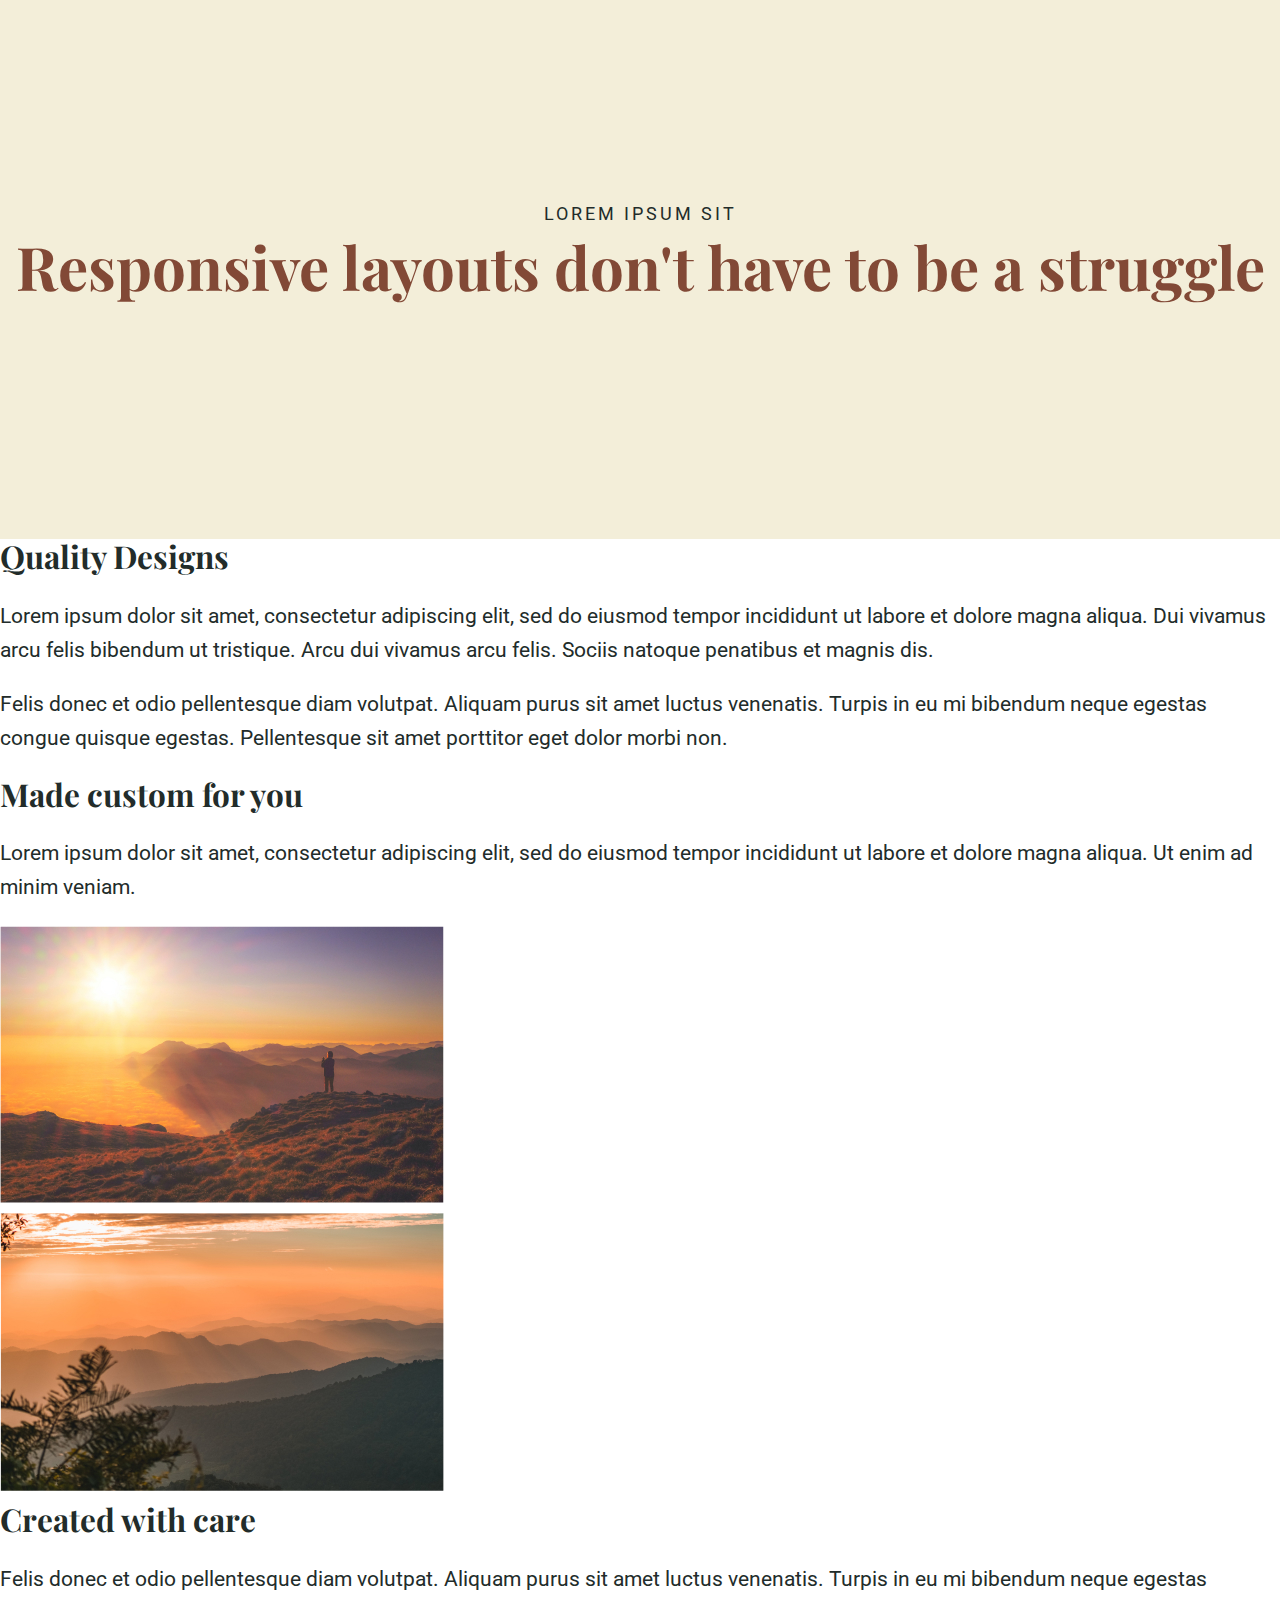
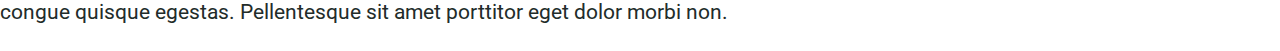
<file: 1challenge8/index.html>
<!DOCTYPE html>
<html lang="en">

<head>
    <meta charset="UTF-8">
    <meta name="viewport" content="width=device-width, initial-scale=1.0">
    <link href="https://fonts.googleapis.com/css2?family=Playfair+Display:wght@900&family=Roboto&display=swap"
        rel="stylesheet">
    <link rel="stylesheet" href="./style.css">
    <title>Conquering Responsive Layouts</title>
</head>

<body>
    <section class="intro">
        <div class="container">
            <p class="intro__text">lorem ipsum sit</p>
            <h1 class="intro__title">Responsive layouts don't have to be a struggle
            </h1>
        </div>
    </section>

    <section class="section-two">
        <div class="container">
            <h2 class="section-title section-title--dark">Quality Designs</h2>
            <div class="row">
                <div class="col">
                    <p>Lorem ipsum dolor sit amet, consectetur adipiscing elit, sed do eiusmod tempor incididunt ut
                        labore et dolore magna aliqua. Dui vivamus arcu felis bibendum ut tristique. Arcu dui vivamus
                        arcu felis. Sociis natoque penatibus et magnis dis. </p>
                </div>
                <div class="col">
                    <p>Felis donec et odio pellentesque diam volutpat. Aliquam purus sit amet luctus venenatis. Turpis
                        in eu mi bibendum neque egestas congue quisque egestas. Pellentesque sit amet porttitor eget
                        dolor morbi non.</p>
                </div>
            </div>
        </div>
    </section>

    <section class="section-three">
        <div class="container row">
            <div class="col">
                <h2 class="section-title">Made custom for you</h2>
                <p>Lorem ipsum dolor sit amet, consectetur adipiscing elit, sed do eiusmod tempor incididunt ut labore
                    et dolore magna aliqua. Ut enim ad minim veniam.</p>
            </div>
            <div class="col">
                <img src="img/image-01.jpg" alt="a sunset over a mountain range">
            </div>
        </div>
    </section>

    <section class="section-four">
        <div class="container row">
            <div class="col">
                <img src="img/image-02.jpg" alt="a sunset over a mountain range with tree branches in the foreground">
            </div>
            <div class="col">
                <h2 class="section-title">Created with care</h2>
                <p>Felis donec et odio pellentesque diam volutpat. Aliquam purus sit amet luctus venenatis. Turpis in eu
                    mi bibendum neque egestas congue quisque egestas. Pellentesque sit amet porttitor eget dolor morbi
                    non.</p>
            </div>
        </div>
    </section>
</body>

</html>
</file>
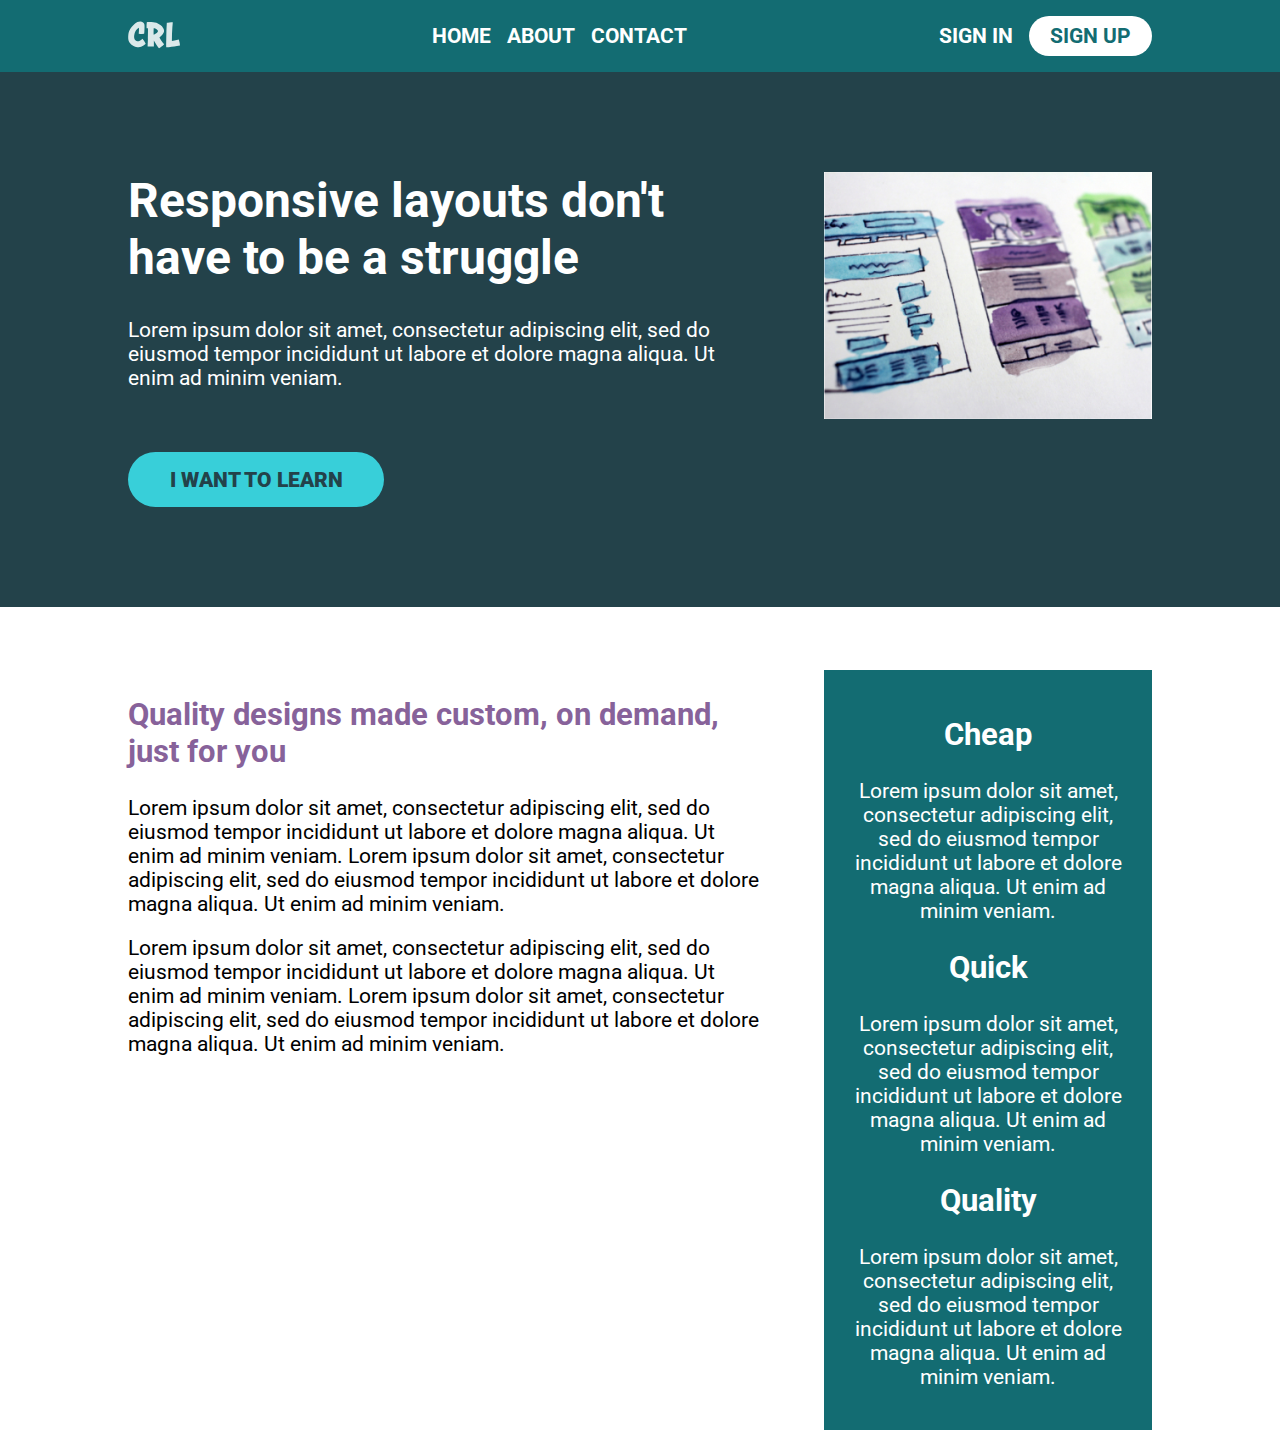
<file: 2challenge9/index.html>
<!DOCTYPE html>
<html lang="en">

<head>
    <meta charset="UTF-8">
    <meta name="viewport" content="width=device-width, initial-scale=1.0">
    <title>Conquering Responsive Layouts</title>
    <link href="https://fonts.googleapis.com/css2?family=Roboto:wght@400;900&display=swap" rel="stylesheet">
    <link rel="stylesheet" href="style.css">
</head>

<body>
    <header>
        <div class="container row">
            <button class="nav-toggle" aria-label="open navigation">
                <span class="hamburger"></span>
            </button>
            <a class="logo" href="#">
                <img src="img/logo.svg" alt="conquering responsive layouts">
            </a>
            <nav class="nav">
                <ul class="nav__list nav__list--primary">
                    <li class="nav__item"><a href="#" class="nav__link">Home</a></li>
                    <li class="nav__item"><a href="#" class="nav__link">About</a></li>
                    <li class="nav__item"><a href="#" class="nav__link">Contact</a></li>
                </ul>
                <ul class="nav__list nav__list--secondary">
                    <li class="nav__item"><a href="#" class="nav__link">Sign In</a></li>
                    <li class="nav__item"><a href="#" class="nav__link nav__link--button">Sign up</a></li>
                </ul>
            </nav>
        </div>
    </header>

    <section class="hero">
        <div class="container row">
            <div class="hero__text">
                <h1>Responsive layouts don't have to be a struggle</h1>
                <p>Lorem ipsum dolor sit amet, consectetur adipiscing elit, sed do eiusmod tempor incididunt ut labore
                    et dolore magna aliqua. Ut enim ad minim veniam.</p>
                <a href="#" class="btn">I want to learn</a>
            </div>
            <img src="img/hero-img.jpg" alt="UX design sketches" class="hero__img">
        </div>
    </section>

    <main class="main container row">
        <section class="primary-content">
            <h2 class="section-title">Quality designs made custom, on demand, just for you</h2>
            <p>Lorem ipsum dolor sit amet, consectetur adipiscing elit, sed do eiusmod tempor incididunt ut labore et
                dolore magna aliqua. Ut enim ad minim veniam. Lorem ipsum dolor sit amet, consectetur adipiscing elit,
                sed do eiusmod tempor incididunt ut labore et dolore magna aliqua. Ut enim ad minim veniam.</p>
            <p>Lorem ipsum dolor sit amet, consectetur adipiscing elit, sed do eiusmod tempor incididunt ut labore et
                dolore magna aliqua. Ut enim ad minim veniam. Lorem ipsum dolor sit amet, consectetur adipiscing elit,
                sed do eiusmod tempor incididunt ut labore et dolore magna aliqua. Ut enim ad minim veniam.</p>
        </section>
        <aside class="sidebar">
            <h2 class="sidebar-title">Cheap</h2>
            <p>Lorem ipsum dolor sit amet, consectetur adipiscing elit, sed do eiusmod tempor incididunt ut labore et
                dolore magna aliqua. Ut enim ad minim veniam.</p>

            <h2 class="sidebar-title">Quick</h2>
            <p>Lorem ipsum dolor sit amet, consectetur adipiscing elit, sed do eiusmod tempor incididunt ut labore et
                dolore magna aliqua. Ut enim ad minim veniam.</p>

            <h2 class="sidebar-title">Quality</h2>
            <p>Lorem ipsum dolor sit amet, consectetur adipiscing elit, sed do eiusmod tempor incididunt ut labore et
                dolore magna aliqua. Ut enim ad minim veniam.</p>
        </aside>
    </main>

    <script src="main.js"></script>

</body>

</html>
</file>
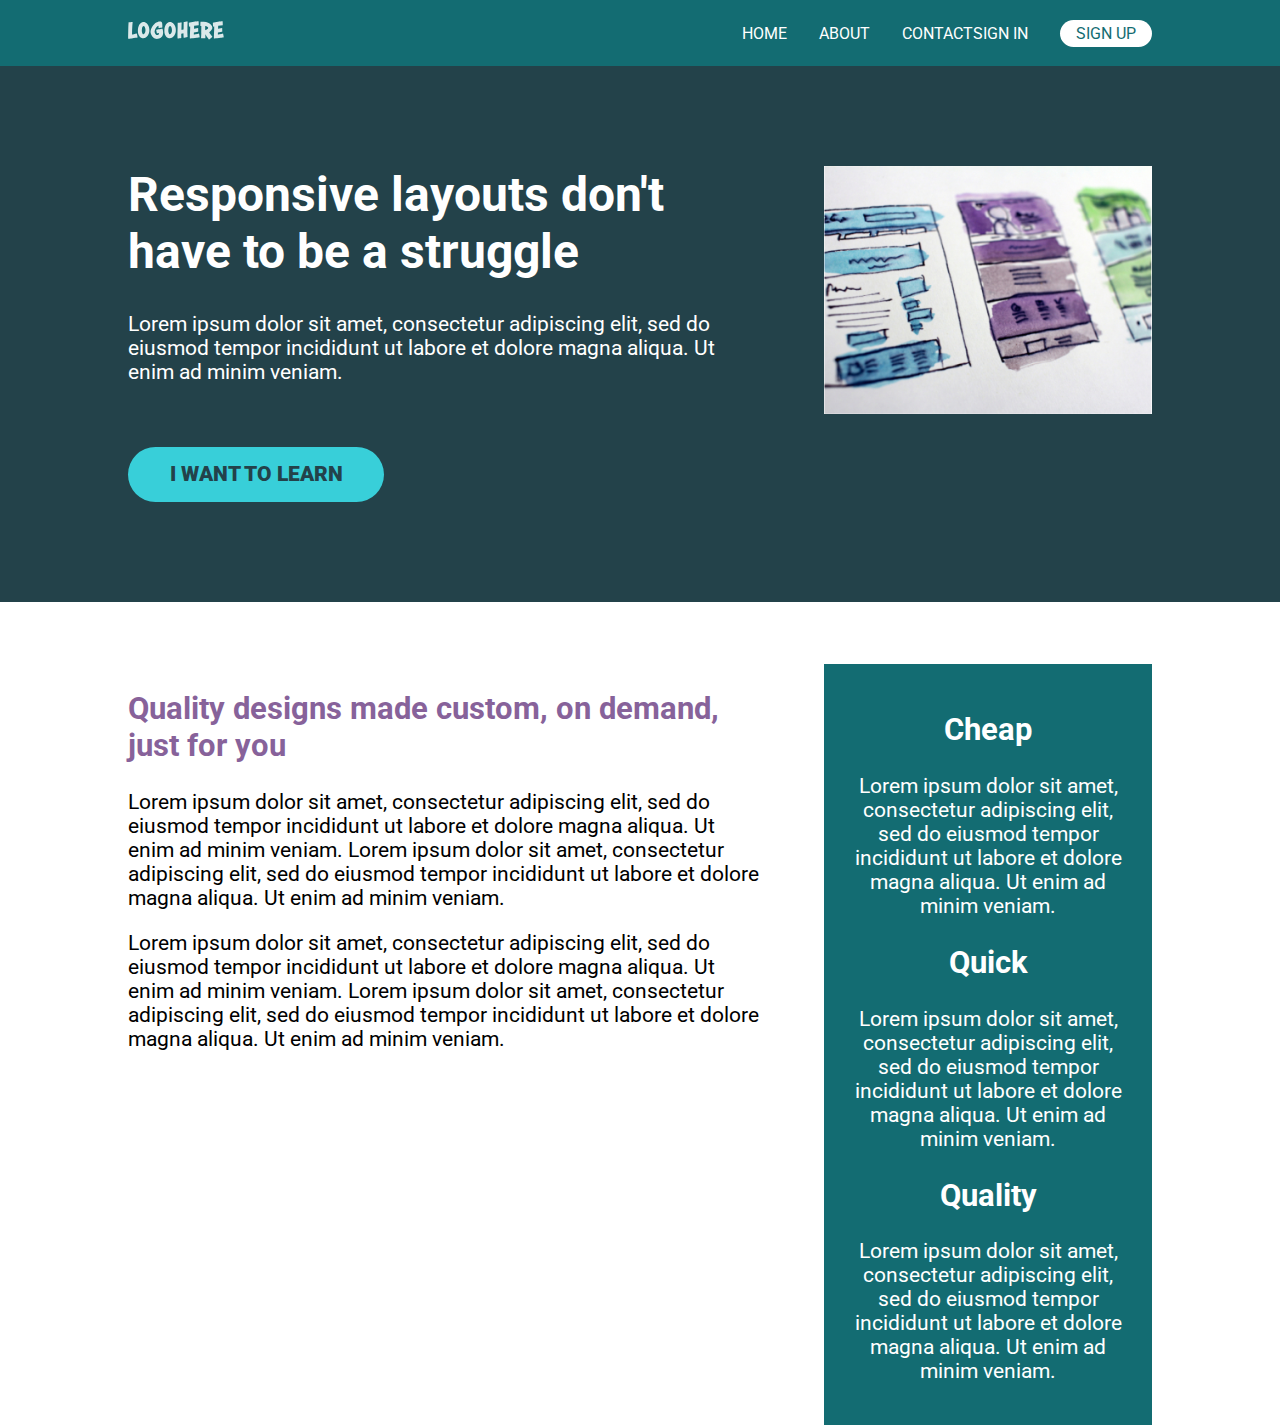
<file: breakpoints.html>
<!DOCTYPE html>
<html lang="en">

<head>
    <meta charset="UTF-8">
    <meta name="viewport" content="width=device-width, initial-scale=1.0">
    <title>Breakpoints in HTML</title>
    <link href="https://fonts.googleapis.com/css2?family=Roboto:wght@400;900&display=swap" rel="stylesheet">
    <link rel="stylesheet" href="./css folder/breakpoints.css">
</head>

<body>
    <header>
        <div class="container row">
            <a href="#">
                <img src="./css folder/img/logo.svg" alt="logo">
            </a>
            <nav class="nav">
                <ul class="nav__list nav__list--first">
                    <li class="nav__item"><a href="#" class="nav__link">Home</a></li>
                    <li class="nav__item"><a href="#" class="nav__link">About</a></li>
                    <li class="nav__item"><a href="#" class="nav__link">Contact</a></li>
                </ul>
                <ul class="nav__list nav__list--second">
                    <li class="nav__item"><a href="#" class="nav__link">Sign In</a></li>
                    <li class="nav__item"><a href="#" class="nav__link nav__link--button">Sign up</a></li>
                </ul>
            </nav>
        </div>
    </header>

    <section class="hero">
        <div class="container row">
            <div class="hero__text">
                <h1>Responsive layouts don't have to be a struggle</h1>
                <p>Lorem ipsum dolor sit amet, consectetur adipiscing elit, sed do eiusmod tempor incididunt ut labore
                    et dolore magna aliqua. Ut enim ad minim veniam.</p>
                <a href="#" class="btn">I want to learn</a>
            </div>
            <img src="./css folder/img/hero-img.jpg" alt="UX design sketches" class="hero__img">
        </div>
    </section>

    <main class="main container row">
        <section class="primary-content">
            <h2 class="section-title">Quality designs made custom, on demand, just for you</h2>
            <p>Lorem ipsum dolor sit amet, consectetur adipiscing elit, sed do eiusmod tempor incididunt ut labore et
                dolore magna aliqua. Ut enim ad minim veniam. Lorem ipsum dolor sit amet, consectetur adipiscing elit,
                sed do eiusmod tempor incididunt ut labore et dolore magna aliqua. Ut enim ad minim veniam.</p>
            <p>Lorem ipsum dolor sit amet, consectetur adipiscing elit, sed do eiusmod tempor incididunt ut labore et
                dolore magna aliqua. Ut enim ad minim veniam. Lorem ipsum dolor sit amet, consectetur adipiscing elit,
                sed do eiusmod tempor incididunt ut labore et dolore magna aliqua. Ut enim ad minim veniam.</p>
        </section>
        <aside class="sidebar">
            <h2 class="sidebar-title">Cheap</h2>
            <p>Lorem ipsum dolor sit amet, consectetur adipiscing elit, sed do eiusmod tempor incididunt ut labore et
                dolore magna aliqua. Ut enim ad minim veniam.</p>

            <h2 class="sidebar-title">Quick</h2>
            <p>Lorem ipsum dolor sit amet, consectetur adipiscing elit, sed do eiusmod tempor incididunt ut labore et
                dolore magna aliqua. Ut enim ad minim veniam.</p>

            <h2 class="sidebar-title">Quality</h2>
            <p>Lorem ipsum dolor sit amet, consectetur adipiscing elit, sed do eiusmod tempor incididunt ut labore et
                dolore magna aliqua. Ut enim ad minim veniam.</p>
        </aside>
    </main>



</body>

</html>
</file>
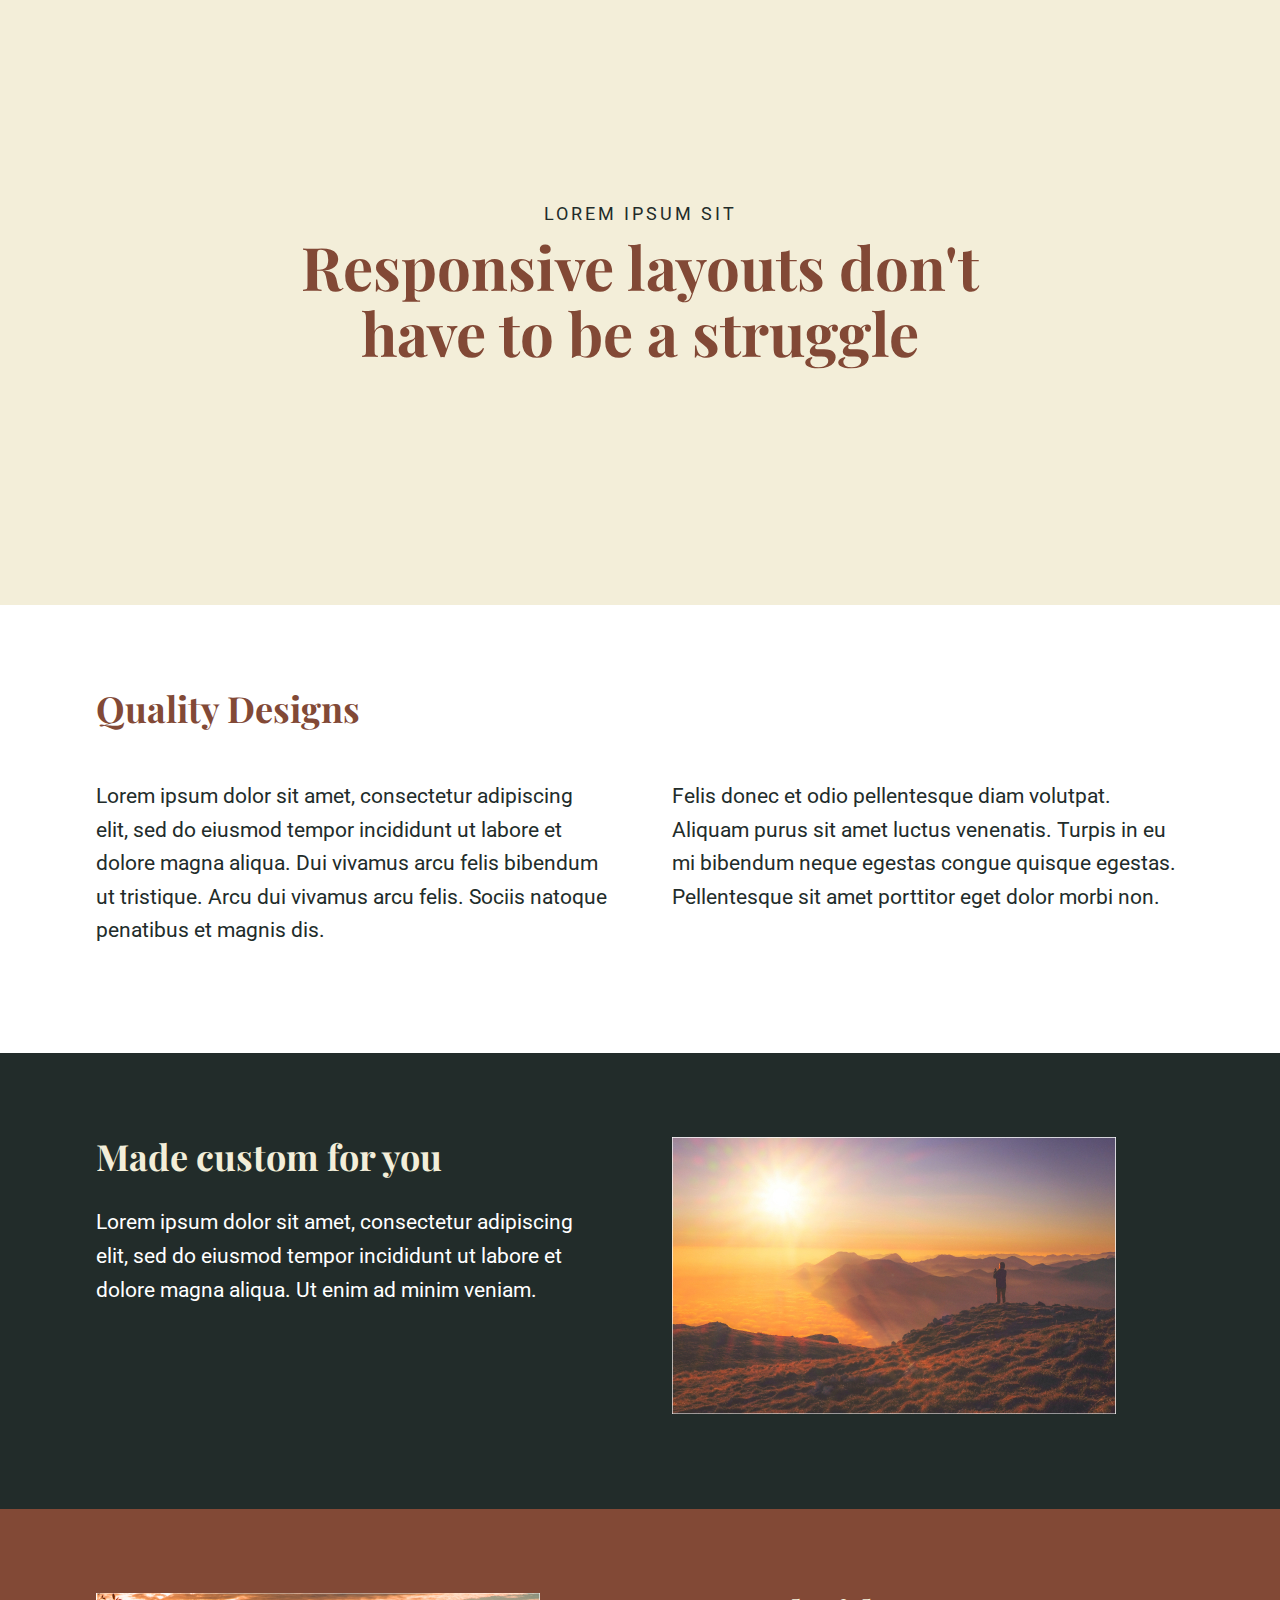
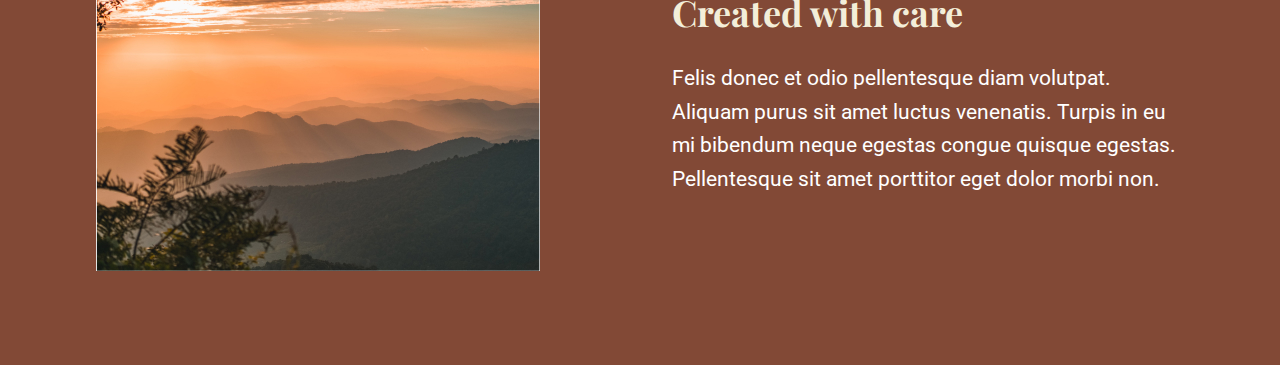
<file: 1challenge8/mediaLarge.html>
<!DOCTYPE html>
<html lang="en">

<head>
    <meta charset="UTF-8">
    <meta name="viewport" content="width=device-width, initial-scale=1.0">
    <link href="https://fonts.googleapis.com/css2?family=Playfair+Display:wght@900&family=Roboto&display=swap"
        rel="stylesheet">
    <link rel="stylesheet" href="./mediaLarge.css">
    <title>Conquering Responsive Layouts</title>
</head>

<body>
    <section class="intro">
        <div class="container">
            <p class="intro__text">lorem ipsum sit</p>
            <h1 class="intro__title">Responsive layouts don't <br> have to be a struggle
            </h1>
        </div>
    </section>

    <section class="section-two">
        <div class="container">
            <h2 class="section-title section-title--dark">Quality Designs</h2>
            <div class="row">
                <div class="col">
                    <p>Lorem ipsum dolor sit amet, consectetur adipiscing elit, sed do eiusmod tempor incididunt ut
                        labore et dolore magna aliqua. Dui vivamus arcu felis bibendum ut tristique. Arcu dui vivamus
                        arcu felis. Sociis natoque penatibus et magnis dis. </p>
                </div>
                <div class="col">
                    <p>Felis donec et odio pellentesque diam volutpat. Aliquam purus sit amet luctus venenatis. Turpis
                        in eu mi bibendum neque egestas congue quisque egestas. Pellentesque sit amet porttitor eget
                        dolor morbi non.</p>
                </div>
            </div>
        </div>
    </section>

    <section class="section-three">
        <div class="container row">
            <div class="col">
                <h2 class="section-title">Made custom for you</h2>
                <p>Lorem ipsum dolor sit amet, consectetur adipiscing elit, sed do eiusmod tempor incididunt ut labore
                    et dolore magna aliqua. Ut enim ad minim veniam.</p>
            </div>
            <div class="col">
                <img src="img/image-01.jpg" alt="a sunset over a mountain range">
            </div>
        </div>
    </section>

    <section class="section-four">
        <div class="container row">
            <div class="col">
                <img src="img/image-02.jpg" alt="a sunset over a mountain range with tree branches in the foreground">
            </div>
            <div class="col">
                <h2 class="section-title">Created with care</h2>
                <p>Felis donec et odio pellentesque diam volutpat. Aliquam purus sit amet luctus venenatis. Turpis in eu
                    mi bibendum neque egestas congue quisque egestas. Pellentesque sit amet porttitor eget dolor morbi
                    non.</p>
            </div>
        </div>
    </section>
</body>

</html>
</file>
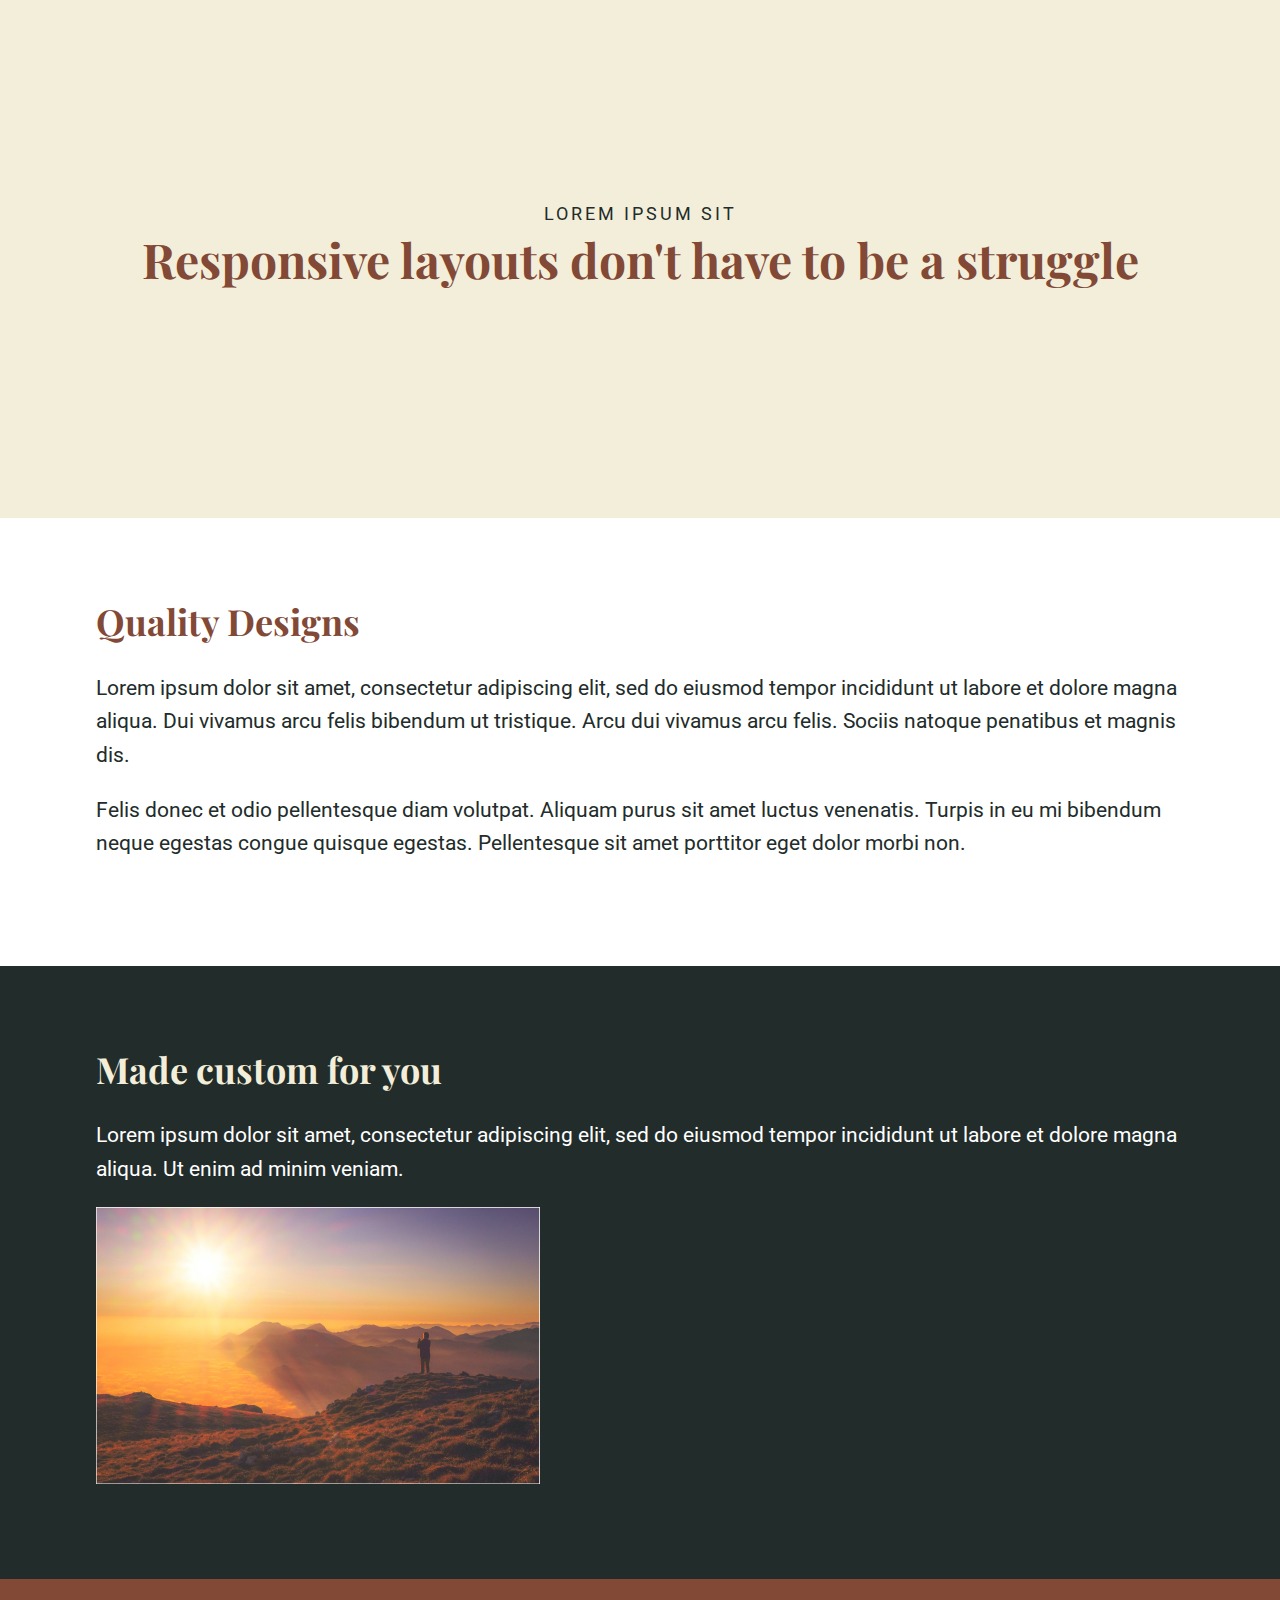
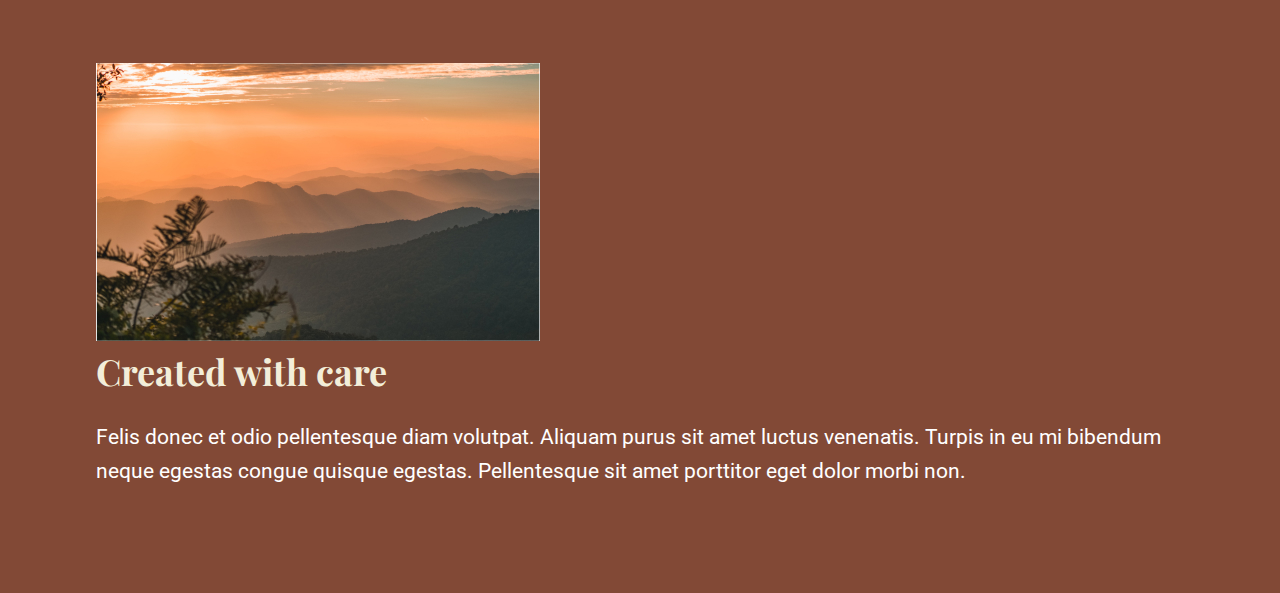
<file: 1challenge8/mobileFirst.html>
<!DOCTYPE html>
<html lang="en">

<head>
    <meta charset="UTF-8">
    <meta name="viewport" content="width=device-width, initial-scale=1.0">
    <link href="https://fonts.googleapis.com/css2?family=Playfair+Display:wght@900&family=Roboto&display=swap"
        rel="stylesheet">
    <link rel="stylesheet" href="./mobileFirst.css">
    <title>Conquering Responsive Layouts</title>
</head>

<body>
    <section class="intro">
        <div class="container">
            <p class="intro__text">lorem ipsum sit</p>
            <h1 class="intro__title">Responsive layouts don't have to be a struggle
            </h1>
        </div>
    </section>

    <section class="section-two">
        <div class="container">
            <h2 class="section-title section-title--dark">Quality Designs</h2>
            <div class="row">
                <div class="col">
                    <p>Lorem ipsum dolor sit amet, consectetur adipiscing elit, sed do eiusmod tempor incididunt ut
                        labore et dolore magna aliqua. Dui vivamus arcu felis bibendum ut tristique. Arcu dui vivamus
                        arcu felis. Sociis natoque penatibus et magnis dis. </p>
                </div>
                <div class="col">
                    <p>Felis donec et odio pellentesque diam volutpat. Aliquam purus sit amet luctus venenatis. Turpis
                        in eu mi bibendum neque egestas congue quisque egestas. Pellentesque sit amet porttitor eget
                        dolor morbi non.</p>
                </div>
            </div>
        </div>
    </section>

    <section class="section-three">
        <div class="container row">
            <div class="col">
                <h2 class="section-title">Made custom for you</h2>
                <p>Lorem ipsum dolor sit amet, consectetur adipiscing elit, sed do eiusmod tempor incididunt ut labore
                    et dolore magna aliqua. Ut enim ad minim veniam.</p>
            </div>
            <div class="col">
                <img src="img/image-01.jpg" alt="a sunset over a mountain range">
            </div>
        </div>
    </section>

    <section class="section-four">
        <div class="container row">
            <div class="col">
                <img src="img/image-02.jpg" alt="a sunset over a mountain range with tree branches in the foreground">
            </div>
            <div class="col">
                <h2 class="section-title">Created with care</h2>
                <p>Felis donec et odio pellentesque diam volutpat. Aliquam purus sit amet luctus venenatis. Turpis in eu
                    mi bibendum neque egestas congue quisque egestas. Pellentesque sit amet porttitor eget dolor morbi
                    non.</p>
            </div>
        </div>
    </section>
</body>

</html>
</file>
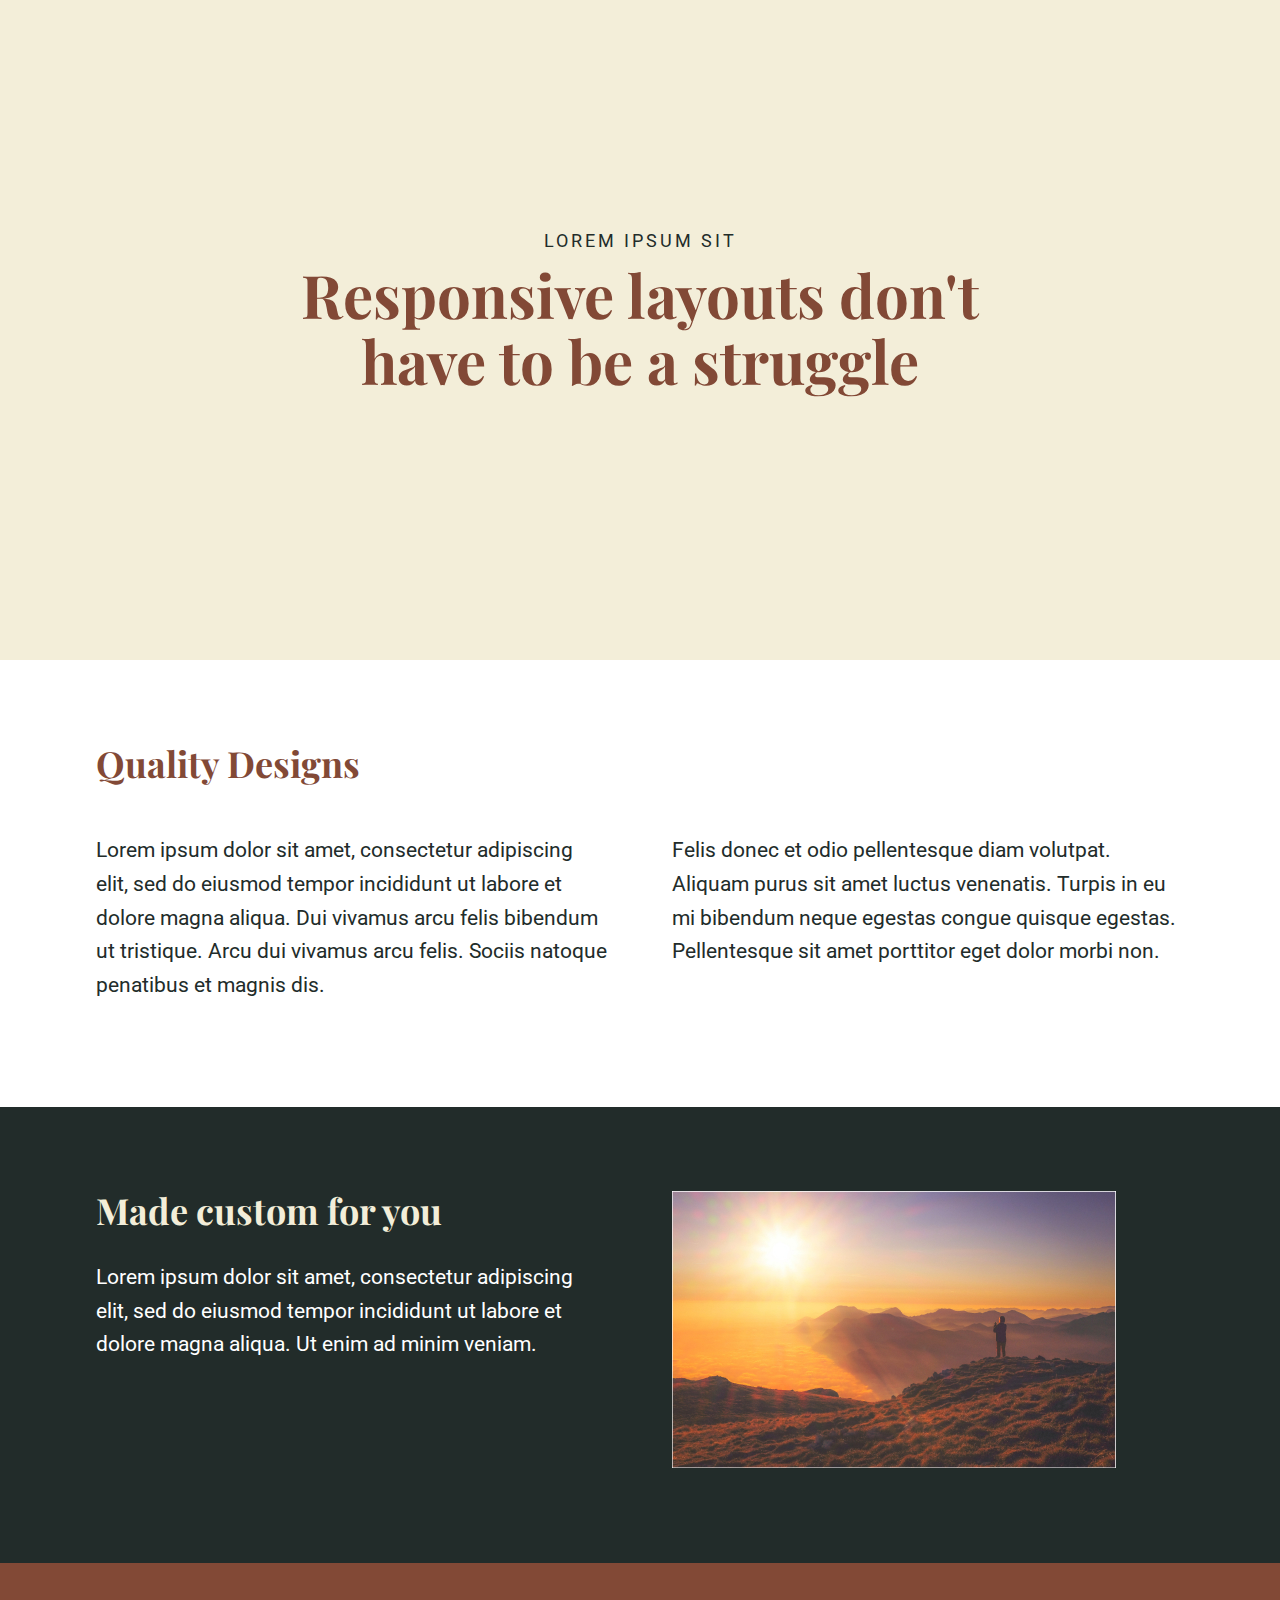
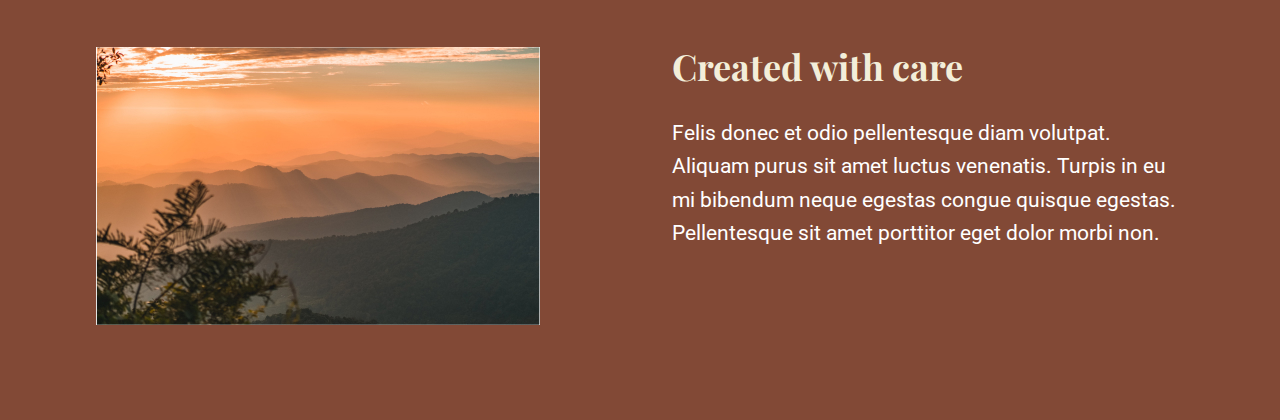
<file: 1challenge8/topPart.html>
<!DOCTYPE html>
<html lang="en">

<head>
    <meta charset="UTF-8">
    <meta name="viewport" content="width=device-width, initial-scale=1.0">
    <link href="https://fonts.googleapis.com/css2?family=Playfair+Display:wght@900&family=Roboto&display=swap"
        rel="stylesheet">
    <link rel="stylesheet" href="./topPart.css">
    <title>Conquering Responsive Layouts</title>
</head>

<body>
    <section class="intro">
        <div class="container">
            <p class="intro__text">lorem ipsum sit</p>
            <h1 class="intro__title">Responsive layouts don't <br> have to be a struggle
            </h1>
        </div>
    </section>

    <section class="section-two">
        <div class="container">
            <h2 class="section-title section-title--dark">Quality Designs</h2>
            <div class="row">
                <div class="col">
                    <p>Lorem ipsum dolor sit amet, consectetur adipiscing elit, sed do eiusmod tempor incididunt ut
                        labore et dolore magna aliqua. Dui vivamus arcu felis bibendum ut tristique. Arcu dui vivamus
                        arcu felis. Sociis natoque penatibus et magnis dis. </p>
                </div>
                <div class="col">
                    <p>Felis donec et odio pellentesque diam volutpat. Aliquam purus sit amet luctus venenatis. Turpis
                        in eu mi bibendum neque egestas congue quisque egestas. Pellentesque sit amet porttitor eget
                        dolor morbi non.</p>
                </div>
            </div>
        </div>
    </section>

    <section class="section-three">
        <div class="container row">
            <div class="col">
                <h2 class="section-title">Made custom for you</h2>
                <p>Lorem ipsum dolor sit amet, consectetur adipiscing elit, sed do eiusmod tempor incididunt ut labore
                    et dolore magna aliqua. Ut enim ad minim veniam.</p>
            </div>
            <div class="col">
                <img src="img/image-01.jpg" alt="a sunset over a mountain range">
            </div>
        </div>
    </section>

    <section class="section-four">
        <div class="container row">
            <div class="col">
                <img src="img/image-02.jpg" alt="a sunset over a mountain range with tree branches in the foreground">
            </div>
            <div class="col">
                <h2 class="section-title">Created with care</h2>
                <p>Felis donec et odio pellentesque diam volutpat. Aliquam purus sit amet luctus venenatis. Turpis in eu
                    mi bibendum neque egestas congue quisque egestas. Pellentesque sit amet porttitor eget dolor morbi
                    non.</p>
            </div>
        </div>
    </section>
</body>

</html>
</file>
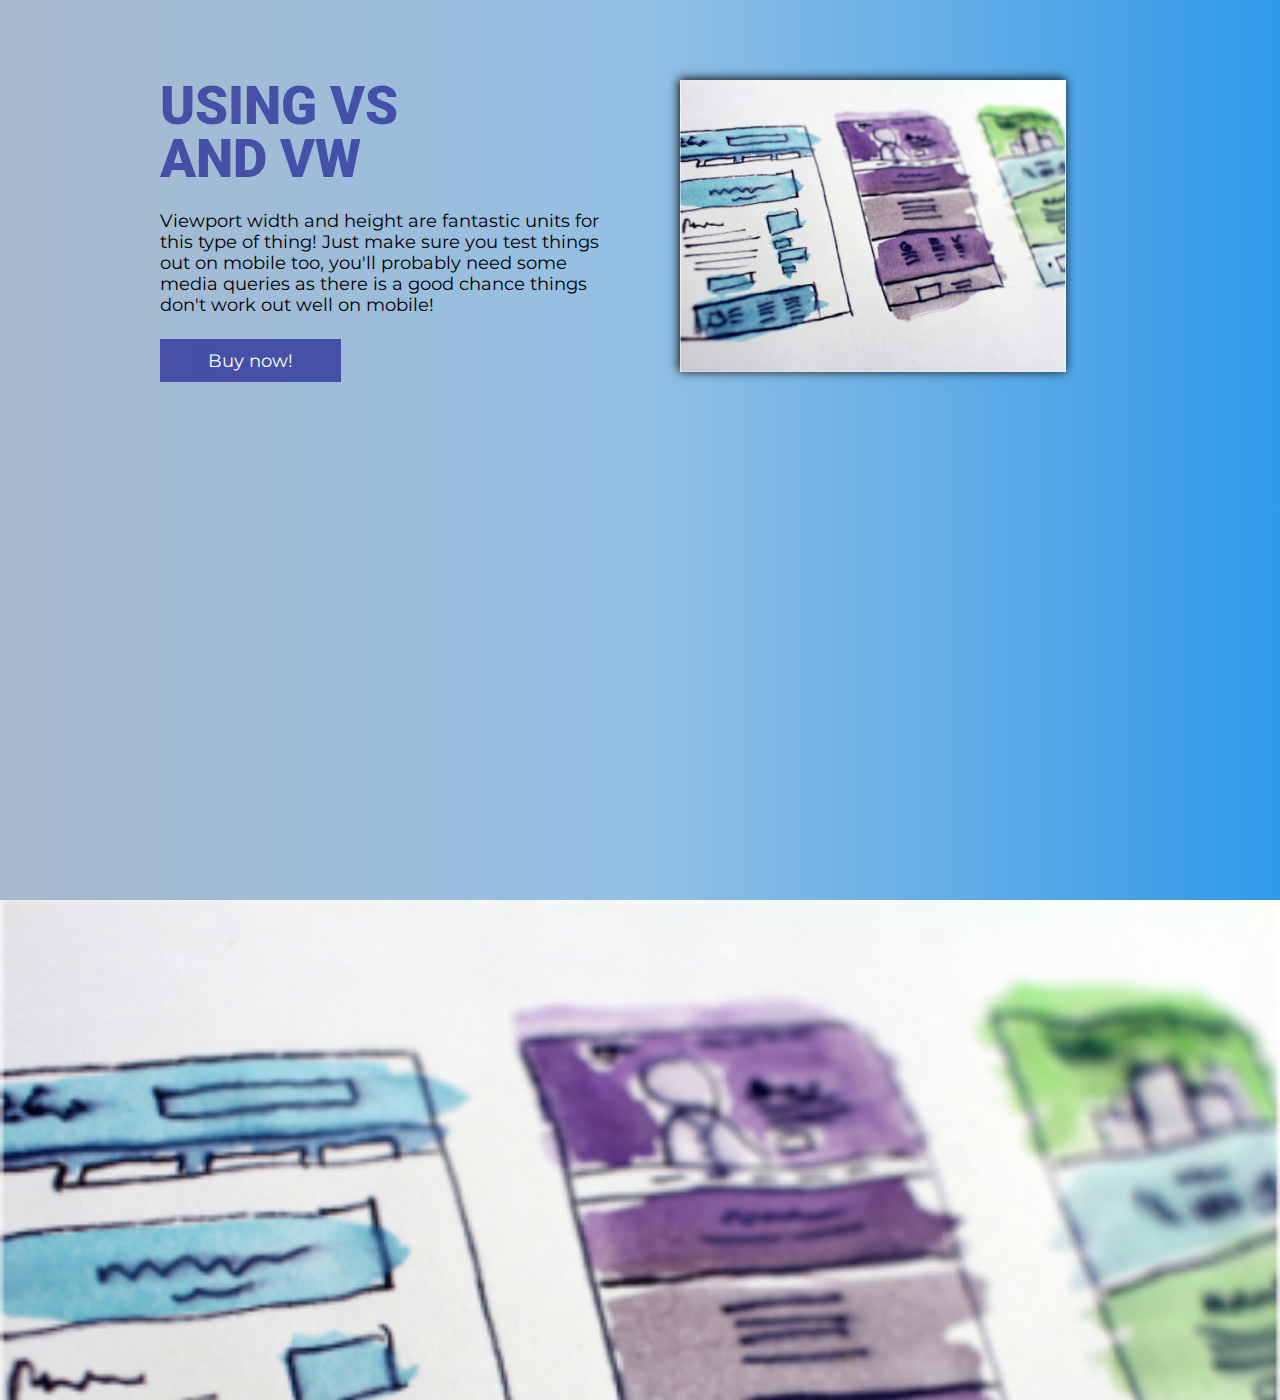
<file: mobile first challenge/mobile.html>
<!DOCTYPE html>
<html lang="en">

<head>
    <meta charset="UTF-8">
    <meta http-equiv="X-UA-Compatible" content="IE=edge">
    <meta name="viewport" content="width=device-width, initial-scale=1.0">
    <link href="https://fonts.googleapis.com/css2?family=Montserrat&family=Roboto:wght@900&display=swap"
        rel="stylesheet">
    <link rel="stylesheet" href="./mobile.css">
    <title>Using VH and VW</title>
</head>

<body>
    <section class="section-first">
        <div class="row">
            <div class="col">
                <h1 class="intro-title">Using vs <br> and vw</h1>
                <div class="intro-para">
                    <p>Viewport width and height are fantastic units for this type of thing! Just make sure you test
                        things
                        out on mobile too, you'll probably need some media queries as there is a good chance things
                        don't
                        work out well on mobile!</p>
                </div>
                <a href="#">Buy now!</a>
            </div>
            <div class="col">
                <div class="intro-img">
                    <img src="/css folder/img/hero-img.jpg" alt="">
                </div>
            </div>
        </div>
    </section>

    <section class="section-two">
        <div class="intro_second-img"></div>
    </section>
</body>

</html>
</file>
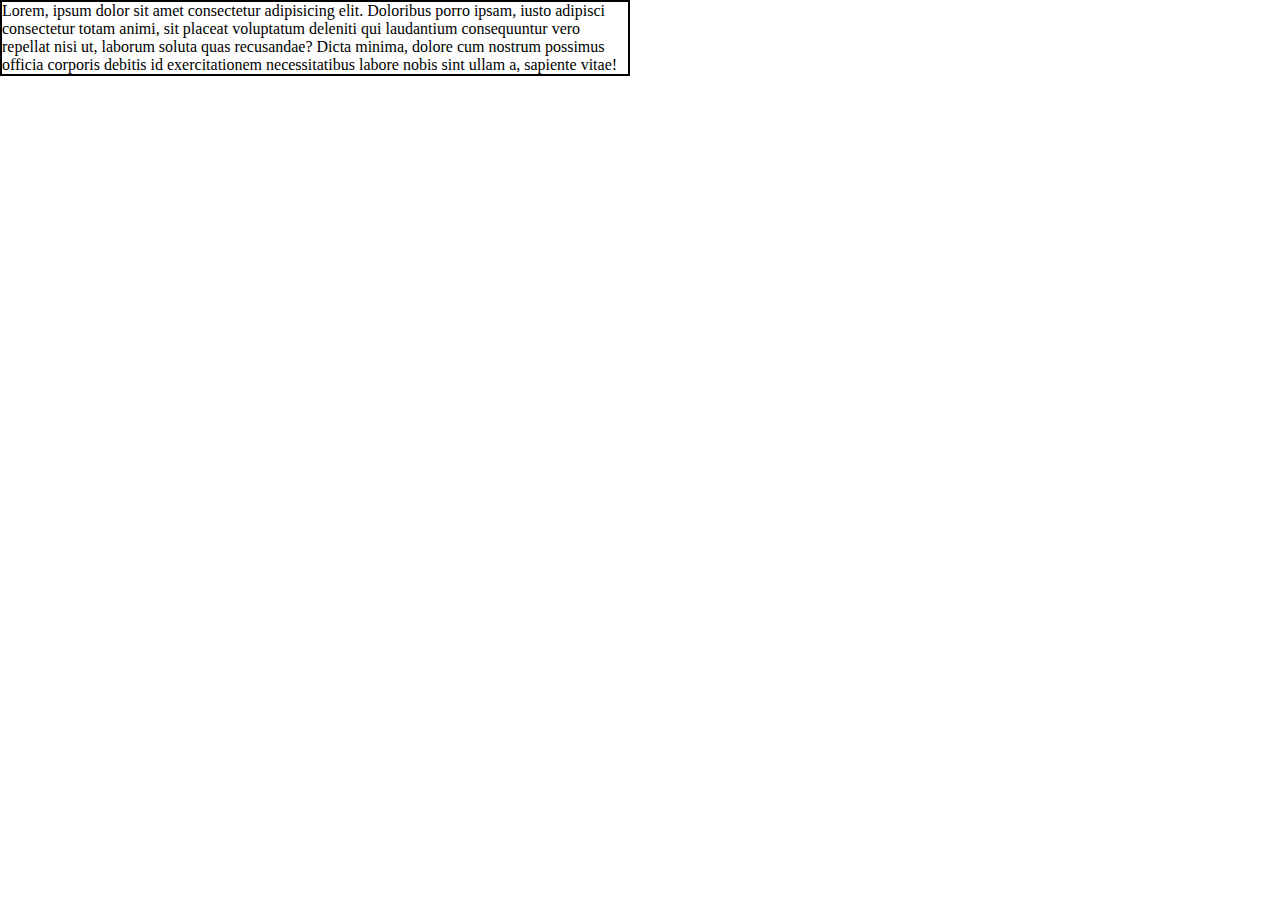
<file: mobile first challenge/vmin and vmax.html>
<!DOCTYPE html>
<html lang="en">

<head>
    <meta charset="UTF-8">
    <meta http-equiv="X-UA-Compatible" content="IE=edge">
    <meta name="viewport" content="width=device-width, initial-scale=1.0">
    <title>Vmin and Vmax Let's make it happen</title>
    <link rel="stylesheet" href="./vmin and vmax.css">
</head>

<body>

    <div class="box">
        <p>Lorem, ipsum dolor sit amet consectetur adipisicing elit. Doloribus porro ipsam, iusto adipisci consectetur
            totam
            animi, sit placeat voluptatum deleniti qui laudantium consequuntur vero repellat nisi ut, laborum soluta
            quas
            recusandae? Dicta minima, dolore cum nostrum possimus officia corporis debitis id exercitationem
            necessitatibus
            labore nobis sint ullam a, sapiente vitae!</p>
    </div>

</body>

</html>
</file>
<file: 1challenge8/style.css>
*,
*::before,
*::after {
  box-sizing: border-box;
}

/* 
  font-family: "Playfair Display", serif;
  font-family: "Roboto", sans-serif;

*/

/*? START With some generic css first  */

body {
  margin: 0;
  font-family: "Roboto", sans-serif;
  font-size: 1.3125rem;
  line-height: 1.6;
  color: #222c2a;
}

img {
  max-width: 100%;
}

/* ? Then go on with typography */

h1,
h2 {
  font-family: "Playfair Display", serif;
  margin-top: 0;
  line-height: 1.1;
}

/*? A little dive into deeper layer  */

.intro {
  background: #f3eed9;
  padding: 200px 0;
  text-align: center;
  color: #824936;
}

.intro__text {
  text-transform: uppercase;
  font-size: 1.125rem;
  letter-spacing: 3px;
  color: #222c2a;
  margin: 0 0 0.25em;
}

.intro__title {
  font-size: 60px;
}
</file>
<file: 2challenge9/style.css>
/* Challenge

   Make the navigation layout work
   on both mobile and large screens.

   Mobile-first, so mobile styles first,
   then add the large screen styles
   inside the existing media query

*/

*,
*::before,
*::after {
  box-sizing: border-box;
}

body {
  margin: 0;
  font-family: "Roboto", sans-serif;
  font-size: 1.3rem;
}

img {
  max-width: 100%;
}

h1 {
  font-size: 3rem;
  margin-top: 0;
}

.section-title {
  color: #87629a;
}

.btn {
  display: inline-block;
  text-decoration: none;
  text-transform: uppercase;
  color: #23424a;
  font-weight: 900;
  background-color: #38cfd9;
  padding: 0.75em 2em;
  border-radius: 100px;
}

.btn:hover,
.btn:focus {
  opacity: 0.75;
}

.container {
  width: 80%;
  max-width: 1100px;
  margin: 0 auto;
  /* added for nav-toggle positioning */
  position: relative;
}

header {
  background: #136c72;
  padding: 1em 0;
  text-align: center;
}

.nav {
  width: 100%;
}

.nav-toggle {
  cursor: pointer;
  border: 0;
  width: 3em;
  height: 3em;
  padding: 0em;
  border-radius: 50%;
  background: #072a2d;
  color: white;
  transition: opacity 250ms ease;

  position: absolute;
  left: 0;
}

.nav-toggle:focus,
.nav-toggle:hover {
  opacity: 0.75;
}

.hamburger {
  width: 50%;
  position: relative;
}

.hamburger,
.hamburger::before,
.hamburger::after {
  display: block;
  margin: 0 auto;
  height: 3px;
  background: white;
}

.hamburger::before,
.hamburger::after {
  content: "";
  width: 100%;
}

.hamburger::before {
  transform: translateY(-6px);
}

.hamburger::after {
  transform: translateY(3px);
}

/* made changes here from video
   to make it more accessible.
   
   Works the same :) */

.nav {
  visibility: hidden;
  height: 0;
  position: absolute;
}

.nav--visible {
  visibility: visible;
  height: auto;
  position: relative;
}

.logo {
  height: 30px;
}

.nav__item {
  margin-top: 0.75em;
}

.nav__list {
  margin: 0;
  padding: 0;
  list-style-type: none;
  text-transform: uppercase;
  font-family: "Roboto", sans-serif;
  font-weight: bold;
}

.nav__list--primary {
  margin-bottom: 2em;
}

.nav__link {
  text-decoration: none;
  color: #fff;
}

.nav__link--button {
  background: white;
  color: #136c72;
  padding: 0.5rem 1.3rem;
  border-radius: 100px;
}

.nav__link:hover,
.nav__link:focus {
  opacity: 0.65;
}

.hero {
  padding: 100px 0;
  background-color: #23424a;
  color: #fff;
}

.hero__img {
  margin-top: 2em;
}

.hero p {
  margin-bottom: 3em;
}

.main {
  margin-top: 3em;
}

.sidebar {
  padding: 1em;
  text-align: center;
  color: #fff;
  background-color: #136c72;
}

@media (min-width: 800px) {
  .nav-toggle {
    display: none;
  }

  .nav {
    visibility: visible;
    align-items: center;
    justify-content: flex-end;
    display: flex;
    height: auto;
    position: relative;
  }

  .nav__list {
    display: flex;
    margin: 0;
  }

  .nav__list--primary {
    margin: 0 auto;
  }

  .nav__item {
    margin: 0 0 0 1rem;
  }

  .row {
    display: flex;
    justify-content: space-between;
  }

  .hero__text {
    width: 62%;
  }

  .hero__img {
    width: 32%;
    align-self: flex-start;
    margin: 0;
  }

  .primary-content {
    width: 62%;
  }

  .sidebar {
    width: 32%;
  }
}
</file>
<file: css folder/breakpoints.css>
*,
*::before,
*::after {
  box-sizing: border-box;
}

body {
  margin: 0;
  font-family: "Roboto", sans-serif;
  font-size: 1.3rem;
}

img {
  max-width: 100%;
}

h1 {
  font-size: 3rem;
  margin-top: 0;
}

.section-title {
  color: #87629a;
}

.btn {
  display: inline-block;
  text-decoration: none;
  text-transform: uppercase;
  color: #23424a;
  font-weight: 900;
  background-color: #38cfd9;
  padding: 0.75em 2em;
  border-radius: 100px;
}

.btn:hover,
.btn:focus {
  opacity: 0.75;
}

.container {
  width: 80%;
  max-width: 1100px;
  margin: 0 auto;
}

.row {
  display: flex;
  justify-content: space-between;
}

.col {
  /* these are now flex items */
  width: 100%;
}

.col + .col {
  margin-left: 30px;
}

/* *********************************************************** */

header {
  background: #136c72;
  padding: 1em 0;
}

.nav {
  font-size: 1rem;
  display: flex;
  justify-content: space-between;
  align-items: center;
  margin-left: 1rem;
  width: 100%;
}

.nav__list {
  margin: 0;
  padding: 0;
  list-style: none;
  display: flex;
}

.nav__list--first {
  margin-left: auto;
}

.nav__link {
  color: #fff;
  text-decoration: none;
  text-transform: uppercase;
}

.nav__link--button {
  background: #fff;
  color: #136c72;
  padding: 0.25em 1em;
  border-radius: 10em;
}

.nav__link:hover {
  opacity: 0.75;
}

.nav__item + .nav__item {
  margin-left: 2rem;
}

/* ********************************************************* */

.hero {
  padding: 100px 0;
  background-color: #23424a;
  color: #fff;
}

.hero__text {
  width: 62%;
}

.hero__img {
  width: 32%;
  align-self: flex-start;
}

.hero p {
  margin-bottom: 3em;
}

.main {
  margin-top: 3em;
}

.primary-content {
  width: 62%;
}

.sidebar {
  width: 32%;
  padding: 1em;
  text-align: center;
  color: #fff;
  background-color: #136c72;
}

@media (max-width: 600px) {
  .row {
    display: block;
  }

  .hero__text,
  .hero__img,
  .primary-content,
  .sidebar {
    width: 100%;
  }

  .hero__img {
    margin-top: 2em;
  }
}
</file>
<file: 1challenge8/mediaLarge.css>
*,
*::before,
*::after {
  box-sizing: border-box;
}

/* 
  font-family: "Playfair Display", serif;
  font-family: "Roboto", sans-serif;

*/

/*? START With some generic css first  */

body {
  margin: 0;
  font-family: "Roboto", sans-serif;
  font-size: 1.3125rem;
  line-height: 1.6;
  color: #222c2a;
}

img {
  max-width: 100%;
}

/* ? Then go on with typography */

h1,
h2 {
  font-family: "Playfair Display", serif;
  margin-top: 0;
  line-height: 1.1;
}

section {
  padding: 4em 0;
}

.section-title {
  font-size: 2.25rem;
  color: #f3eed9;
}

.section-title--dark {
  color: #824936;
}

.container {
  width: 85%;
  margin: 0 auto;
  max-width: 1128px;
}

/*? A little dive into deeper layer  */

.intro {
  background: #f3eed9;
  padding: 200px 0;
  text-align: center;
  color: #824936;
}

.intro__text {
  text-transform: uppercase;
  font-size: 1.125rem;
  letter-spacing: 3px;
  color: #222c2a;
  margin: 0 0 0.25em;
}

.intro__title {
  font-size: 3rem;
}

.section-three {
  background: #222c2a;
  color: #fff;
}

.section-four {
  background: #824936;
  color: #fff;
}

/* ! MEDIA QUERIES */

@media (min-width: 800px) {
  .row {
    display: flex;
  }

  .col {
    flex: 0 1 50%;
  }

  .col + .col {
    margin-left: 4rem;
  }

  .intro__title {
    font-size: 3.75rem;
  }
}
</file>
<file: 1challenge8/mobileFirst.css>
*,
*::before,
*::after {
  box-sizing: border-box;
}

/* 
  font-family: "Playfair Display", serif;
  font-family: "Roboto", sans-serif;

*/

/*? START With some generic css first  */

body {
  margin: 0;
  font-family: "Roboto", sans-serif;
  font-size: 1.3125rem;
  line-height: 1.6;
  color: #222c2a;
}

img {
  max-width: 100%;
}

/* ? Then go on with typography */

h1,
h2 {
  font-family: "Playfair Display", serif;
  margin-top: 0;
  line-height: 1.1;
}

section {
  padding: 4em 0;
}

.section-title {
  font-size: 2.25rem;
  color: #f3eed9;
}

.section-title--dark {
  color: #824936;
}

.container {
  width: 85%;
  margin: 0 auto;
}

/*? A little dive into deeper layer  */

.intro {
  background: #f3eed9;
  padding: 200px 0;
  text-align: center;
  color: #824936;
}

.intro__text {
  text-transform: uppercase;
  font-size: 1.125rem;
  letter-spacing: 3px;
  color: #222c2a;
  margin: 0 0 0.25em;
}

.intro__title {
  font-size: 3rem;
}

.section-three {
  background: #222c2a;
  color: #fff;
}

.section-four {
  background: #824936;
  color: #fff;
}
</file>
<file: 1challenge8/topPart.css>
*,
*::before,
*::after {
  box-sizing: border-box;
}

/*? START With some generic css first  */

body {
  margin: 0;
  font-family: "Roboto", sans-serif;
  font-size: 1.3125rem;
  line-height: 1.6;
  color: #222c2a;
}

img {
  max-width: 100%;
}

/* ? Then go on with typography */

h1,
h2 {
  font-family: "Playfair Display", serif;
  margin-top: 0;
  line-height: 1.1;
}

section {
  padding: 4em 0;
}

.section-title {
  font-size: 2.25rem;
  color: #f3eed9;
}

.section-title--dark {
  color: #824936;
}

.container {
  width: 85%;
  margin: 0 auto;
  max-width: 1128px;
}

/*? A little dive into deeper layer  */

.intro {
  background: #f3eed9;
  text-align: center;
  color: #824936;
  min-height: 660px;
  display: flex;
  align-items: center;
}

.intro__text {
  text-transform: uppercase;
  font-size: 1.125rem;
  letter-spacing: 3px;
  color: #222c2a;
  margin: 0 0 0.25em;
}

.intro__title {
  font-size: 3rem;
}

.section-three {
  background: #222c2a;
  color: #fff;
}

.section-four {
  background: #824936;
  color: #fff;
}

/* ! MEDIA QUERIES */

@media (min-width: 800px) {
  .row {
    display: flex;
  }

  .col {
    flex: 0 1 50%;
  }

  .col + .col {
    margin-left: 4rem;
  }

  .intro__title {
    font-size: 3.75rem;
  }
}
</file>
<file: mobile first challenge/mobile.css>
* {
  box-sizing: border-box;
  margin: 0;
  padding: 0;
}

.section-first {
  /* Permalink - use to edit and share this gradient: https://colorzilla.com/gradient-editor/#4f7199+0,5c9fd6+50,0685e5+100&0.49+0,0.83+100 */
  background: -moz-linear-gradient(
    left,
    rgba(79, 113, 153, 0.49) 0%,
    rgba(92, 159, 214, 0.66) 50%,
    rgba(6, 133, 229, 0.83) 100%
  ); /* FF3.6-15 */
  background: -webkit-linear-gradient(
    left,
    rgba(79, 113, 153, 0.49) 0%,
    rgba(92, 159, 214, 0.66) 50%,
    rgba(6, 133, 229, 0.83) 100%
  ); /* Chrome10-25,Safari5.1-6 */
  background: linear-gradient(
    to right,
    rgba(79, 113, 153, 0.49) 0%,
    rgba(92, 159, 214, 0.66) 50%,
    rgba(6, 133, 229, 0.83) 100%
  ); /* W3C, IE10+, FF16+, Chrome26+, Opera12+, Safari7+ */
  filter: progid:DXImageTransform.Microsoft.gradient( startColorstr='#7d4f7199', endColorstr='#d40685e5',GradientType=1 ); /* IE6-9 */
}

body {
  font-family: "Montserrat", sans-serif;
  font-size: 0.8rem;
}

h1 {
  font-family: "Roboto", sans-serif;
  text-transform: uppercase;
  font-weight: 900;
  font-size: 2rem;
  color: rgb(21, 21, 142, 0.65);
}

.intro-para {
  margin: 1.5rem 0;
  max-width: 45ch;
}

a {
  display: inline-block;
  background: rgb(21, 21, 142, 0.65);
  color: white;
  padding: 0.7rem 3rem;
  text-decoration: none;
  margin-bottom: 1.5rem;
}

.row {
  width: 75%;
  margin: 0 auto;
  padding: 3rem 0;
}

img {
  max-width: 80%;
  box-shadow: -1px -1px 10px black;
}

.intro_second-img {
  min-height: 500px;
  background: url("/css folder/img/hero-img.jpg");
  background-size: cover;
  background-repeat: no-repeat;
}

@media (min-width: 700px) {
  .row {
    display: flex;
  }
  .col {
    flex: 0 1 50%;
  }

  .col + .col {
    margin-left: 2rem;
  }

  img {
    max-width: 100%;
  }
}

@media (min-width: 900px) {
  .row {
    height: 100vh;
    padding: 5rem 0;
  }

  .col + .col {
    margin-left: 5rem;
  }

  body {
    font-size: 1.1rem;
  }

  h1 {
    font-size: 3.3rem;
    line-height: 1;
  }
}
</file>
<file: mobile first challenge/vmin and vmax.css>
* {
  box-sizing: border-box;
  margin: 0;
  padding: 0;
}

.box {
  border: 2px solid black;
  width: 70vmin;
}
</file>
